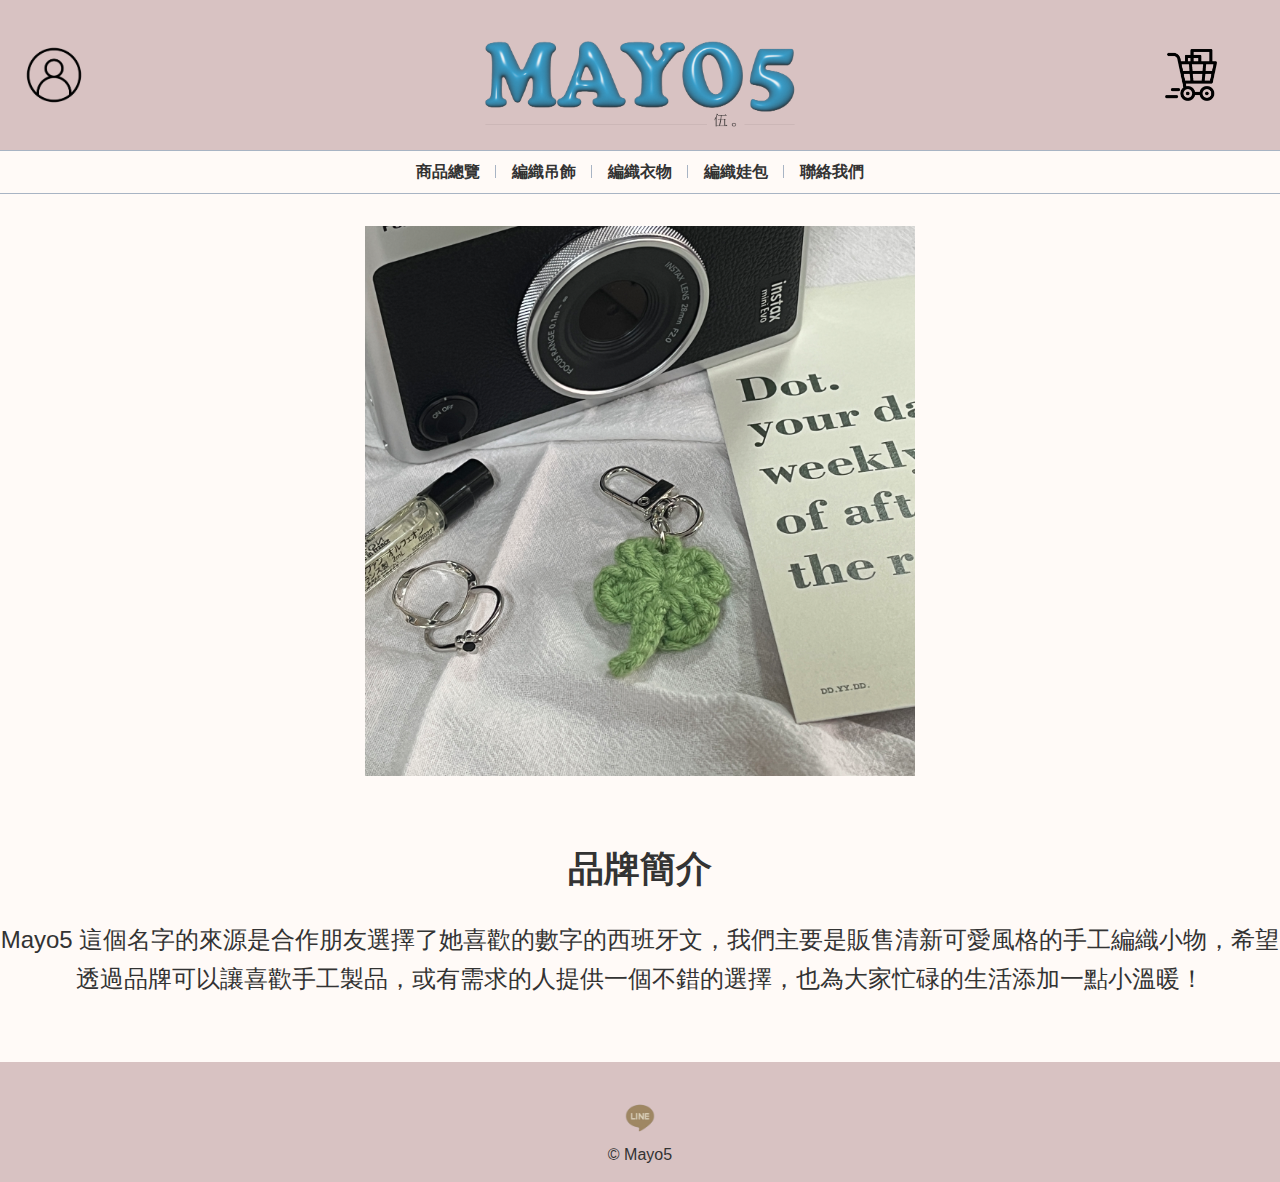
<file: 1411041021林宜潔/index.html>
<!DOCTYPE html>
<html lang="zh-Hant">
<head>
  <meta charset="UTF-8">
  <meta name="viewport" content="width=device-width, initial-scale=1.0">
  <title>Mayo5 | 手工編織小物</title>
  <link rel="stylesheet" href="style.css">
  <style>
    :root {
      --main-color: #d8c2c2;
      --accent-color: #b4c4ba;
      --second-accent: #a8b4c4;
      --text-color: #333;
      --bg-color: #fffaf7;
    }

    * {
      margin: 0;
      padding: 0;
      box-sizing: border-box;
    }

    body {
      font-family: "微軟正黑體", sans-serif;
      background-color: var(--bg-color);
      color: var(--text-color);
      line-height: 1.6;
    }

    .header-absolute {
      position: relative;
      background-color: var(--main-color);
      height: 150px;
      display: flex;
      align-items: center;
      justify-content: center;
      overflow: hidden;
    }
    .header-absolute .logo img {
      height: 300px;
      max-height: 100%;
      margin-top: 25px;
    }

    .header-absolute .login,
    .header-absolute .cart-icon {
      position: absolute;
      top: 50%;
      transform: translateY(-50%);
      display: flex;
      align-items: center;
      gap: 0.3rem;
    }
    .header-absolute .login {
      left: 1.5rem;
    }

    .header-absolute .cart-icon {
      right: 1.5rem;
    }

    .login img {
      height: 60px;
    }

    .cart-icon img {
      height: 130px;
    }

    .main-nav {
      display: flex;
      justify-content: center;
      border-top: 1px solid var(--second-accent);
      border-bottom: 1px solid var(--second-accent);
    }

    .main-nav ul {
      display: flex;
      list-style: none;
      gap: 0;
      padding: 0.5rem 0;
    }

    .main-nav li {
      padding: 0 1rem;
      position: relative;
    }

    .main-nav li:not(:last-child)::after {
      content: "";
      position: absolute;
      right: 0;
      top: 25%;
      bottom: 25%;
      width: 1px;
      background-color: var(--second-accent);
    }

    .main-nav a {
      text-decoration: none;
      color: var(--text-color);
      font-weight: bold;
    }

    .hero-slider {
      width: 100%;
      max-width: 550px;
      margin: 2rem auto;
      overflow: hidden;
      position: relative;
      aspect-ratio: 1 / 1;
    }

    .hero-slider .slide {
      width: 100%;
      position: absolute;
      opacity: 0;
      transition: opacity 1s ease-in-out;
    }

    .hero-slider .slide.active {
      opacity: 1;
      position: relative;
    }

    .hero-slider img {
      width: 100%;
      height: 100%;
      object-fit: cover;
    }

    .brand-intro {
      padding-top: 2rem;
      padding-bottom: 4rem;
      text-align: center;
      font-size: 1.5rem;
    }

    .brand-intro h2 {
      margin-bottom: 1.5rem;
    }

    footer {
      max-height: 120px;  
      background-color: var(--main-color);
      padding: 2rem;
      text-align: center;
    }

    .line-icon {
      height: 80px;
      margin-bottom: -1.5rem;
      margin-top: -1rem;
    }

    @media (max-width: 768px) {
      .header-absolute {
        flex-direction: column;
        height: auto;
        padding: 1rem 0;
        gap: 0.5rem;
      }
      
      .header-absolute .login,
      .header-absolute .cart-icon {
        position: absolute;
        top: 50%;
        transform: translateY(-50%);
        display: flex;
        align-items: center;
        gap: 0.3rem;
      }
      
      .header-absolute .logo img {
        height: 100px;
        margin: 0.5rem 0;
      }

      .main-nav ul {
        flex-wrap: wrap;
        justify-content: center;
        padding: 0.5rem;
        gap: 0.5rem;
      }
      
      .main-nav li {
        padding: 0.3rem 0.8rem;
      }
    }
  </style>
  <script>
    let current = 0;
    window.addEventListener('DOMContentLoaded', () => {
      const slides = document.querySelectorAll('.hero-slider .slide');
      function showSlide(i) {
        slides.forEach((slide, index) => {
          slide.classList.remove('active');
          if (index === i) slide.classList.add('active');
        });
      }
      setInterval(() => {
        current = (current + 1) % slides.length;
        showSlide(current);
      }, 5000); 
      showSlide(current);
    });
  </script>
</head>
<body>
  <header class="header-absolute">
    <div class="login">
        <img src="images/log-in.png" alt="登入圖示">
      </div>
    <div class="logo">
      <img src="images/logo.png" alt="Mayo5 logo">
    </div>
    <div class="cart-icon">
      <img src="images/cart.png" alt="購物車">
    </div>
  </header>

    <nav class="main-nav">
      <ul>
        <li><a href="products.html">商品總覽</a></li>
        <li><a href="charms.html">編織吊飾</a></li>
        <li><a href="clothes.html">編織衣物</a></li>
        <li><a href="bags.html">編織娃包</a></li>
        <li><a href="contact.html">聯絡我們</a></li>
      </ul>
    </nav>

  <section class="hero-slider">
    <div class="slide"><img src="images/play1.JPG" alt="主打商品1"></div>
    <div class="slide"><img src="images/play2.JPG" alt="主打商品2"></div>
    <div class="slide"><img src="images/play3.JPG" alt="主打商品3"></div>
  </section>

  <section class="brand-intro">
    <h2>品牌簡介</h2>
    <p>
      Mayo5 這個名字的來源是合作朋友選擇了她喜歡的數字的西班牙文，我們主要是販售清新可愛風格的手工編織小物，希望透過品牌可以讓喜歡手工製品，或有需求的人提供一個不錯的選擇，也為大家忙碌的生活添加一點小溫暖！
    </p>
  </section>

  <footer>
      <img src="images/line.png" alt="LINE 圖示" class="line-icon">
      <div>© Mayo5</div>
  </footer>
</body>
</html>
</file>
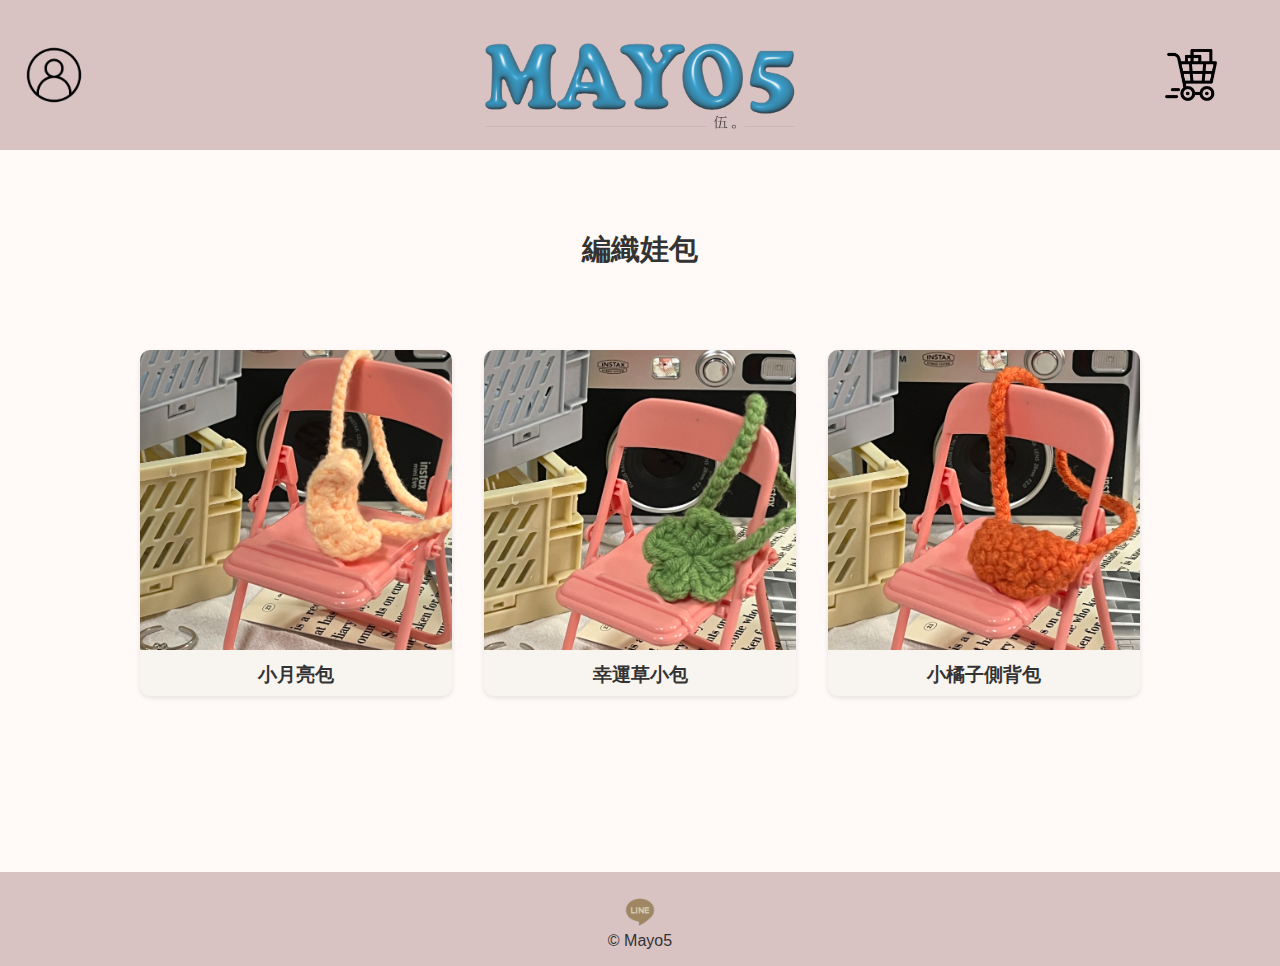
<file: 1411041021林宜潔/bags.html>
<!DOCTYPE html>
<html lang="zh-Hant">
<head>
  <meta charset="UTF-8">
  <meta name="viewport" content="width=device-width, initial-scale=1.0">
  <title>編織娃包 | Mayo5</title>
  <link rel="stylesheet" href="style.css">
  <style>
    .header-absolute {
      position: relative;
      background-color: #d8c2c2;
      height: 150px;
      display: flex;
      align-items: center;
      justify-content: center;
      overflow: hidden;
    }
    .header-absolute .logo img {
      height: 300px;
      max-height: 100%;
      margin-top: 25px;
    }

    .header-absolute .login,
    .header-absolute .cart-icon {
      position: absolute;
      top: 50%;
      transform: translateY(-50%);
      display: flex;
      align-items: center;
      gap: 0.3rem;
    }
    .header-absolute .login {
      left: 1.5rem;
    }

    .header-absolute .cart-icon {
      right: 1.5rem;
    }

    .login img {
      height: 60px;
    }

    .cart-icon img {
      height: 130px;
    }

    body {
      font-family: "微軟正黑體", sans-serif;
      background-color: #fffaf7;
      color: #333;
      margin: 0;
      padding: 0;
    }

    footer {
      background-color: #d8c2c2;
      text-align: center;
      padding: 1rem;
    }

    .line-icon {
      height: 80px;
      margin-bottom: -1.5rem;
      margin-top: -1rem;
    }

    .product-section {
      max-width: 1000px;
      margin: 2rem auto;
      padding-top: 3rem;
      padding-bottom: 9rem;
      display: grid;
      grid-template-columns: repeat(auto-fit, minmax(250px, 1fr));
      gap: 2rem;
    }

    .product {
      background-color: #f8f4f0;
      border-radius: 10px;
      overflow: hidden;
      box-shadow: 0 2px 5px rgba(0,0,0,0.1);
      text-align: center;
    }

    .product img {
      width: 100%;
      height: 300px;
      object-fit: cover;
    }

    .product h3 {
      margin: 0.5rem 0;
    }

    .category-title {
      text-align: center;
      font-size: 1.8rem;
      margin-top: 5rem;
    }
  </style>
</head>
<body>
  <header class="header-absolute">
    <div class="login">
        <img src="images/log-in.png" alt="登入圖示">
      </div>
    <div class="logo">
      <img src="images/logo.png" alt="Mayo5 logo">
    </div>
    <div class="cart-icon">
      <img src="images/cart.png" alt="購物車">
    </div>
  </header>

  <main>
    <h2 class="category-title">編織娃包</h2>
    <div class="product-section">
      <div class="product">
        <img src="images/bags1.jpg" alt="小月亮包">
        <h3>小月亮包</h3>
      </div>
      <div class="product">
        <img src="images/bags2.JPG" alt="娃包2">
        <h3>幸運草小包</h3>
      </div>
      <div class="product">
        <img src="images/bags3.JPG" alt="娃包3">
        <h3>小橘子側背包</h3>
      </div>
    </div>
  </main>

  <footer>
    <img src="images/line.png" alt="LINE 圖示" class="line-icon">
    <div>© Mayo5</div>
  </footer>
</body>
</html>
</file>
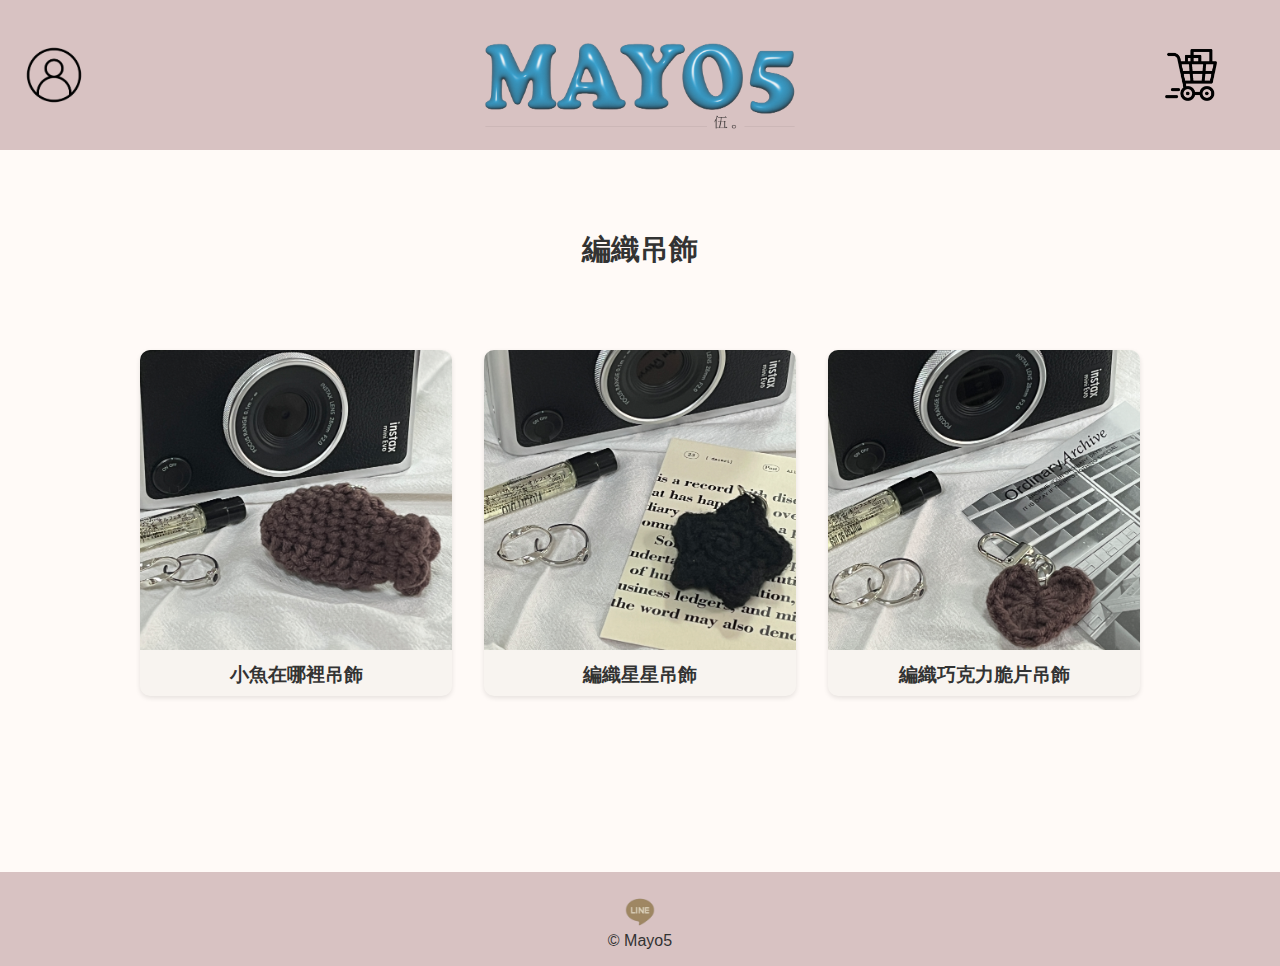
<file: 1411041021林宜潔/charms.html>
<!DOCTYPE html>
<html lang="zh-Hant">
<head>
  <meta charset="UTF-8">
  <meta name="viewport" content="width=device-width, initial-scale=1.0">
  <title>編織吊飾 | Mayo5</title>
  <link rel="stylesheet" href="style.css">
  <style>
    .header-absolute {
      position: relative;
      background-color: #d8c2c2;
      height: 150px;
      display: flex;
      align-items: center;
      justify-content: center;
      overflow: hidden;
    }
    .header-absolute .logo img {
      height: 300px;
      max-height: 100%;
      margin-top: 25px;
    }

    .header-absolute .login,
    .header-absolute .cart-icon {
      position: absolute;
      top: 50%;
      transform: translateY(-50%);
      display: flex;
      align-items: center;
      gap: 0.3rem;
    }
    .header-absolute .login {
      left: 1.5rem;
    }

    .header-absolute .cart-icon {
      right: 1.5rem;
    }

    .login img {
      height: 60px;
    }

    .cart-icon img {
      height: 130px;
    }

    body {
      font-family: "微軟正黑體", sans-serif;
      background-color: #fffaf7;
      color: #333;
      margin: 0;
      padding: 0;
    }

    footer {
      background-color: #d8c2c2;
      text-align: center;
      padding: 1rem;
    }

    .line-icon {
      height: 80px;
      margin-bottom: -1.5rem;
      margin-top: -1rem;
    }

    .product-section {
      max-width: 1000px;
      margin: 2rem auto;
      padding-top: 3rem;
      padding-bottom: 9rem;
      display: grid;
      grid-template-columns: repeat(auto-fit, minmax(250px, 1fr));
      gap: 2rem;
    }

    .product {
      background-color: #f8f4f0;
      border-radius: 10px;
      overflow: hidden;
      box-shadow: 0 2px 5px rgba(0,0,0,0.1);
      text-align: center;
    }

    .product img {
      width: 100%;
      height: 300px;
      object-fit: cover;
    }

    .product h3 {
      margin: 0.5rem 0;
    }

    .category-title {
      text-align: center;
      font-size: 1.8rem;
      margin-top: 5rem;
    }

    @media (max-width: 768px) {
  .header-absolute {
    flex-direction: column;
    height: auto;
    padding: 1rem 0;
    gap: 0.5rem;
  }

  .header-absolute .login,
  .header-absolute .cart-icon {
    position: absolute;
    top: 50%;
    transform: translateY(-50%);
    display: flex;
    align-items: center;
    gap: 0.3rem;
  }

  .header-absolute .logo img {
    height: 100px;
    margin: 0.5rem 0;
  }

  .main-nav ul {
    flex-wrap: wrap;
    justify-content: center;
    padding: 0.5rem;
    gap: 0.5rem;
  }

  .main-nav li {
    padding: 0.3rem 0.8rem;
  }
}
  </style>
</head>
<body>
  <header class="header-absolute">
    <div class="login">
        <img src="images/log-in.png" alt="登入圖示">
      </div>
    <div class="logo">
      <img src="images/logo.png" alt="Mayo5 logo">
    </div>
    <div class="cart-icon">
      <img src="images/cart.png" alt="購物車">
    </div>
  </header>

  <main>
    <h2 class="category-title">編織吊飾</h2>
    <div class="product-section">
      <div class="product">
        <img src="images/charms1.JPG" alt="小魚在哪裡吊飾">
        <h3>小魚在哪裡吊飾</h3>
      </div>
      <div class="product">
        <img src="images/charms2.JPG" alt="編織星星吊飾">
        <h3>編織星星吊飾</h3>
      </div>
      <div class="product">
        <img src="images/charms3.jpg" alt="編織巧克力脆片吊飾">
        <h3>編織巧克力脆片吊飾</h3>
      </div>
    </div>
  </main>

  <footer>
    <img src="images/line.png" alt="LINE 圖示" class="line-icon">
    <div>© Mayo5</div>
  </footer>
</body>
</html>
</file>
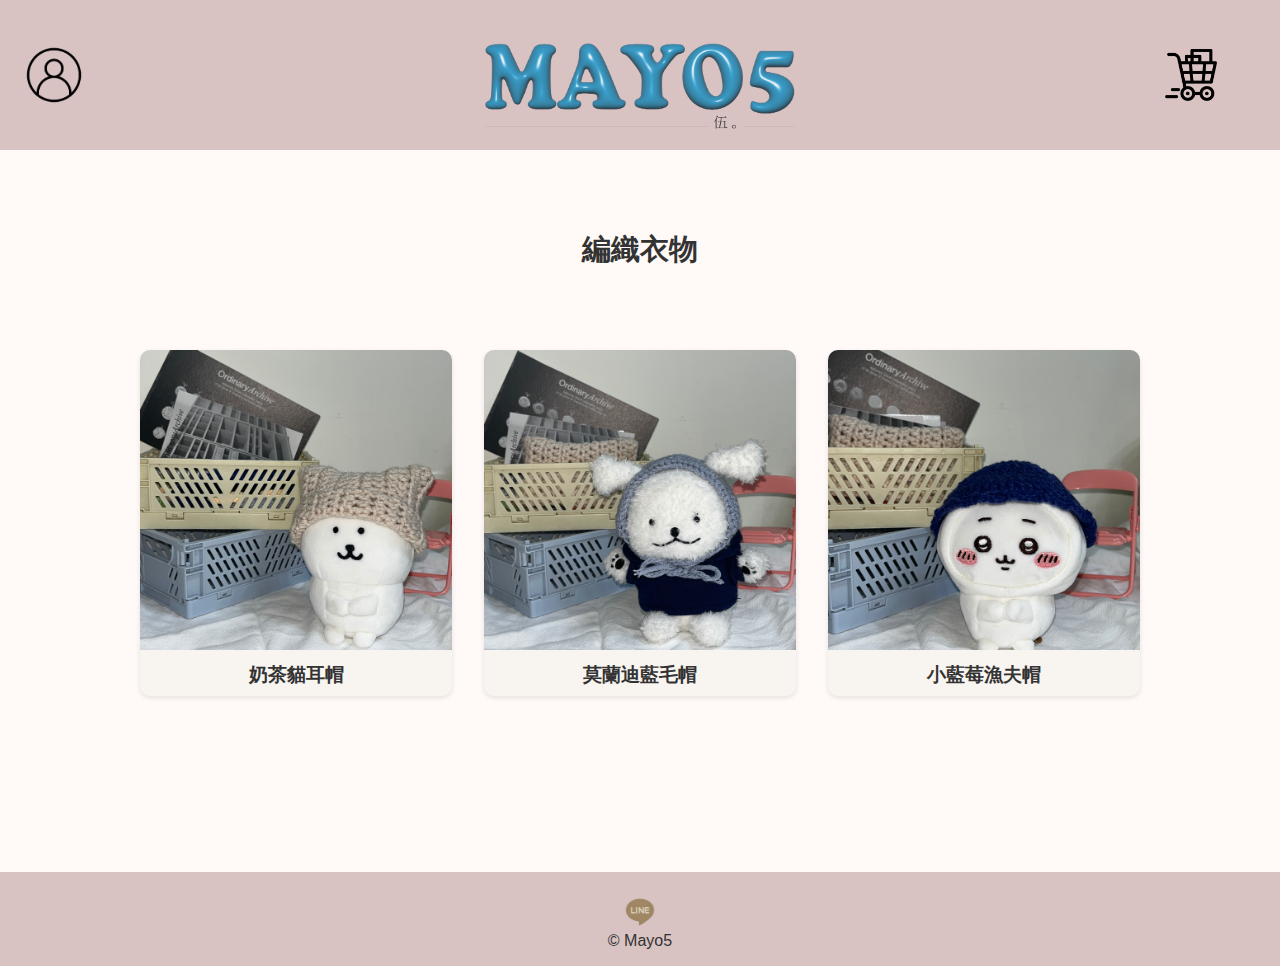
<file: 1411041021林宜潔/clothes.html>
<!DOCTYPE html>
<html lang="zh-Hant">
<head>
  <meta charset="UTF-8">
  <meta name="viewport" content="width=device-width, initial-scale=1.0">
  <title>編織衣物 | Mayo5</title>
  <link rel="stylesheet" href="style.css">
  <style>
    .header-absolute {
      position: relative;
      background-color: #d8c2c2;
      height: 150px;
      display: flex;
      align-items: center;
      justify-content: center;
      overflow: hidden;
    }
    .header-absolute .logo img {
      height: 300px;
      max-height: 100%;
      margin-top: 25px;
    }

    .header-absolute .login,
    .header-absolute .cart-icon {
      position: absolute;
      top: 50%;
      transform: translateY(-50%);
      display: flex;
      align-items: center;
      gap: 0.3rem;
    }
    .header-absolute .login {
      left: 1.5rem;
    }

    .header-absolute .cart-icon {
      right: 1.5rem;
    }

    .login img {
      height: 60px;
    }

    .cart-icon img {
      height: 130px;
    }

    body {
      font-family: "微軟正黑體", sans-serif;
      background-color: #fffaf7;
      color: #333;
      margin: 0;
      padding: 0;
    }

    footer {
      background-color: #d8c2c2;
      text-align: center;
      padding: 1rem;
    }

    .line-icon {
      height: 80px;
      margin-bottom: -1.5rem;
      margin-top: -1rem;
    }

    .product-section {
      max-width: 1000px;
      margin: 2rem auto;
      padding-top: 3rem;
      padding-bottom: 9rem;
      display: grid;
      grid-template-columns: repeat(auto-fit, minmax(250px, 1fr));
      gap: 2rem;
    }

    .product {
      background-color: #f8f4f0;
      border-radius: 10px;
      overflow: hidden;
      box-shadow: 0 2px 5px rgba(0,0,0,0.1);
      text-align: center;
    }

    .product img {
      width: 100%;
      height: 300px;
      object-fit: cover;
    }

    .product h3 {
      margin: 0.5rem 0;
    }

    .category-title {
      text-align: center;
      font-size: 1.8rem;
      margin-top: 5rem;
    }
  </style>
</head>
<body>
  <header class="header-absolute">
    <div class="login">
        <img src="images/log-in.png" alt="登入圖示">
      </div>
    <div class="logo">
      <img src="images/logo.png" alt="Mayo5 logo">
    </div>
    <div class="cart-icon">
      <img src="images/cart.png" alt="購物車">
    </div>
  </header>

  <main>
    <h2 class="category-title">編織衣物</h2>
    <div class="product-section">
      <div class="product">
        <img src="images/clothes1.JPG" alt="奶茶貓耳帽">
        <h3>奶茶貓耳帽</h3>
      </div>
      <div class="product">
        <img src="images/clothes2.JPG" alt="莫蘭迪藍毛帽">
        <h3>莫蘭迪藍毛帽</h3>
      </div>
      <div class="product">
        <img src="images/clothes3.JPG" alt="小藍莓漁夫帽">
        <h3>小藍莓漁夫帽</h3>
      </div>
    </div>
  </main>

  <footer>
    <img src="images/line.png" alt="LINE 圖示" class="line-icon">
    <div>© Mayo5</div>
  </footer>
</body>
</html>
</file>
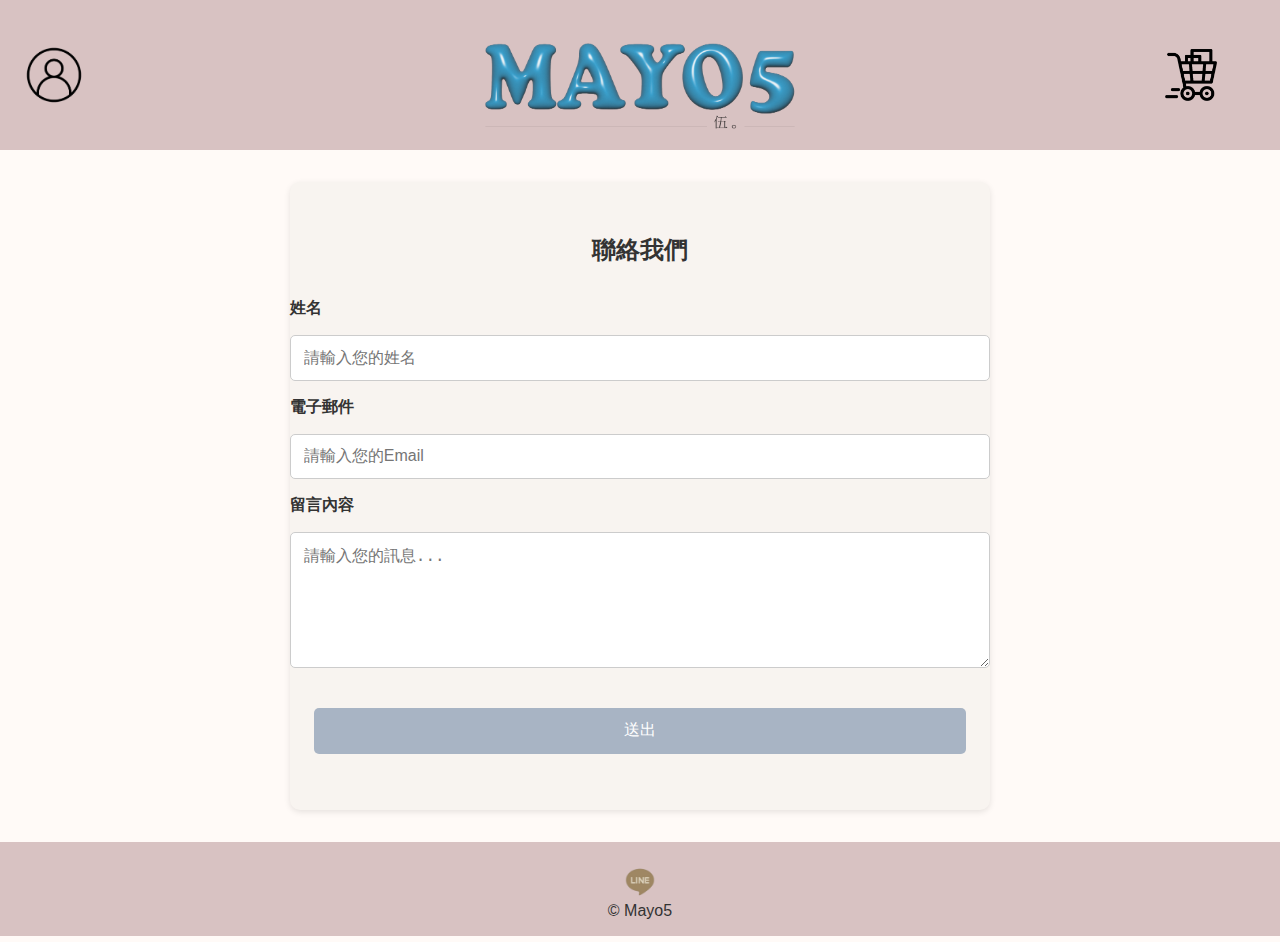
<file: 1411041021林宜潔/contact.html>
<!DOCTYPE html>
<html lang="zh-Hant">
<head>
  <meta charset="UTF-8">
  <meta name="viewport" content="width=device-width, initial-scale=1.0">
  <title>聯絡我們 | Mayo5</title>
  <link rel="stylesheet" href="style.css">
  <style>
    .header-absolute {
      position: relative;
      background-color: #d8c2c2;
      height: 150px;
      display: flex;
      align-items: center;
      justify-content: center;
      overflow: hidden;
    }
    .header-absolute .logo img {
      height: 300px;
      max-height: 100%;
      margin-top: 25px;
    }

    .header-absolute .login,
    .header-absolute .cart-icon {
      position: absolute;
      top: 50%;
      transform: translateY(-50%);
      display: flex;
      align-items: center;
      gap: 0.3rem;
    }
    .header-absolute .login {
      left: 1.5rem;
    }

    .header-absolute .cart-icon {
      right: 1.5rem;
    }

    .login img {
      height: 60px;
    }

    .cart-icon img {
      height: 130px;
    }

    body {
      font-family: "微軟正黑體", sans-serif;
      background-color: #fffaf7;
      color: #333;
      margin: 0;
      padding: 0;
    }

    footer {
      background-color: #d8c2c2;
      text-align: center;
      padding: 1rem;
    }

    .line-icon {
      height: 80px;
      margin-bottom: -1.5rem;
      margin-top: -1rem;
    }

    main {
      max-width: 700px;
      margin: 2rem auto;
      padding-top: 2rem;
      padding-bottom: 2rem;
      background-color: #f8f4f0;
      border-radius: 10px;
      box-shadow: 0 2px 6px rgba(0, 0, 0, 0.1);
    }

    h2 {
      text-align: center;
      margin-bottom: 2rem;
    }

    form {
      display: flex;
      flex-direction: column;
      gap: 1rem;
    }

    label {
      font-weight: bold;
    }

    input, textarea {
      padding: 0.8rem;
      border: 1px solid #ccc;
      border-radius: 5px;
      font-size: 1rem;
    }

    button {
      padding: 0.8rem;
      margin: 1.5rem;
      background-color: #a8b4c4;
      color: white;
      border: none;
      border-radius: 5px;
      font-size: 1rem;
      cursor: pointer;
    }

    button:hover {
      background-color: #8c9db0;
    }
  </style>
</head>
<body>
  <header class="header-absolute">
    <div class="login">
        <img src="images/log-in.png" alt="登入圖示">
      </div>
    <div class="logo">
      <img src="images/logo.png" alt="Mayo5 logo">
    </div>
    <div class="cart-icon">
      <img src="images/cart.png" alt="購物車">
    </div>
  </header>

  <main>
    <h2>聯絡我們</h2>
    <form action="#" method="post">
      <label for="name">姓名</label>
      <input type="text" id="name" name="name" placeholder="請輸入您的姓名" required>

      <label for="email">電子郵件</label>
      <input type="email" id="email" name="email" placeholder="請輸入您的Email" required>

      <label for="message">留言內容</label>
      <textarea id="message" name="message" rows="6" placeholder="請輸入您的訊息..." required></textarea>

      <button type="submit">送出</button>
    </form>
  </main>

  <footer>
    <img src="images/line.png" alt="LINE 圖示" class="line-icon">
    <div>© Mayo5</div>
  </footer>
</body>
</html>
</file>
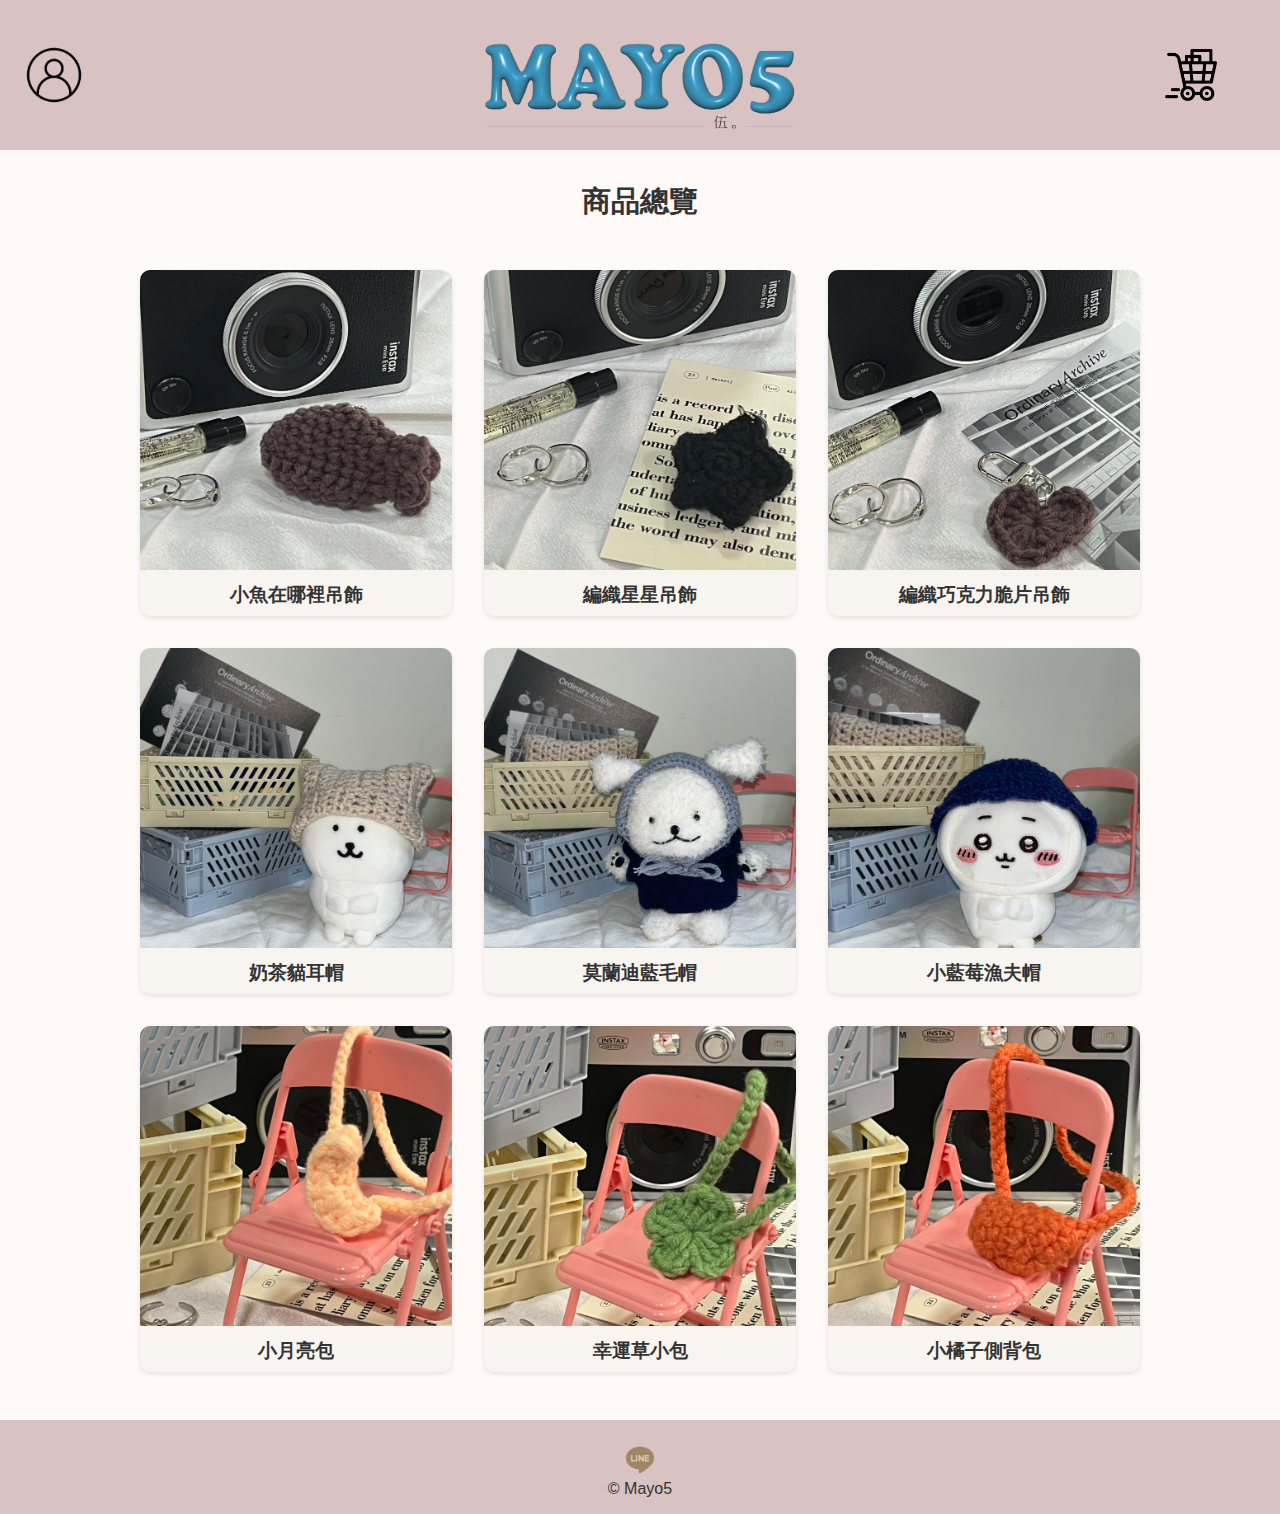
<file: 1411041021林宜潔/products.html>
<!DOCTYPE html>
<html lang="zh-Hant">
<head>
  <meta charset="UTF-8">
  <meta name="viewport" content="width=device-width, initial-scale=1.0">
  <title>商品總覽 | Mayo5</title>
  <link rel="stylesheet" href="style.css">
  <style>
    .header-absolute {
      position: relative;
      background-color: #d8c2c2;
      height: 150px;
      display: flex;
      align-items: center;
      justify-content: center;
      overflow: hidden;
    }
    .header-absolute .logo img {
      height: 300px;
      max-height: 100%;
      margin-top: 25px;
    }

    .header-absolute .login,
    .header-absolute .cart-icon {
      position: absolute;
      top: 50%;
      transform: translateY(-50%);
      display: flex;
      align-items: center;
      gap: 0.3rem;
    }
    .header-absolute .login {
      left: 1.5rem;
    }

    .header-absolute .cart-icon {
      right: 1.5rem;
    }

    .login img {
      height: 60px;
    }

    .cart-icon img {
      height: 130px;
    }

    body {
      font-family: "微軟正黑體", sans-serif;
      background-color: #fffaf7;
      color: #333;
      margin: 0;
      padding: 0;
    }

    footer {
      background-color: #d8c2c2;
      text-align: center;
      padding: 1rem;
    }

    .line-icon {
      height: 80px;
      margin-bottom: -1.5rem;
      margin-top: -1rem;
    }

    .product-list {
      max-width: 1000px;
      margin: 2rem auto;
      padding: 1rem;
      display: grid;
      grid-template-columns: repeat(auto-fit, minmax(250px, 1fr));
      gap: 2rem;
    }

    .product-card {
      background-color: #f8f4f0;
      border-radius: 10px;
      overflow: hidden;
      box-shadow: 0 2px 5px rgba( 0, 0, 0, 0.1);
      text-align: center;
    }

    .product-card img {
      width: 100%;
      height: 300px;
      object-fit: cover;
    }

    .product-card h3 {
      margin: 0.5rem 0;
    }

    .category-title {
      text-align: center;
      font-size: 1.8rem;
      margin-top: 2rem;
    }
  </style>
</head>
<body>
  <header class="header-absolute">
    <div class="login">
        <img src="images/log-in.png" alt="登入圖示">
      </div>
    <div class="logo">
      <img src="images/logo.png" alt="Mayo5 logo">
    </div>
    <div class="cart-icon">
      <img src="images/cart.png" alt="購物車">
    </div>
  </header>

  <main>
    <h2 class="category-title">商品總覽</h2>
    <div class="product-list">
      <div class="product-card">
        <img src="images/charms1.JPG" alt="吊飾1">
        <h3>小魚在哪裡吊飾</h3>
      </div>
      <div class="product-card">
        <img src="images/charms2.JPG" alt="吊飾2">
        <h3>編織星星吊飾</h3>
      </div>
      <div class="product-card">
        <img src="images/charms3.jpg" alt="吊飾3">
        <h3>編織巧克力脆片吊飾</h3>
      </div>

      <div class="product-card">
        <img src="images/clothes1.JPG" alt="衣物1">
        <h3>奶茶貓耳帽</h3>
      </div>
      <div class="product-card">
        <img src="images/clothes2.JPG" alt="衣物2">
        <h3>莫蘭迪藍毛帽</h3>
      </div>
      <div class="product-card">
        <img src="images/clothes3.JPG" alt="衣物3">
        <h3>小藍莓漁夫帽</h3>
      </div>

      <div class="product-card">
        <img src="images/bags1.jpg" alt="娃包1">
        <h3>小月亮包</h3>
      </div>
      <div class="product-card">
        <img src="images/bags2.JPG" alt="娃包2">
        <h3>幸運草小包</h3>
      </div>
      <div class="product-card">
        <img src="images/bags3.JPG" alt="娃包3">
        <h3>小橘子側背包</h3>
      </div>
    </div>
  </main>

  <footer>
    <img src="images/line.png" alt="LINE 圖示" class="line-icon">
    <div>© Mayo5</div>
  </footer>
</body>
</html>
</file>
<file: 1411041021林宜潔/style.css>
@media (max-width: 768px) {
  /* ✅ 頁首內容：Logo 與兩側圖示不要擠在一起 */
  .header-absolute {
    flex-direction: column;
    height: auto;
    padding: 1rem 0;
    gap: 0.5rem;
  }

  .header-absolute .login,
  .header-absolute .cart-icon {
    position: absolute;
    top: 50%;
    transform: translateY(-50%);
    display: flex;
    align-items: center;
    gap: 0.3rem;
  }

  .header-absolute .logo img {
    height: 100px;
    margin: 0.5rem 0;
  }

  /* ✅ 導覽列：手機上橫排排列，避免變成一整排直的 */
  .main-nav ul {
    flex-wrap: wrap;
    justify-content: center;
    padding: 0.5rem;
    gap: 0.5rem;
  }

  .main-nav li {
    padding: 0.3rem 0.8rem;
  }
}
</file>
